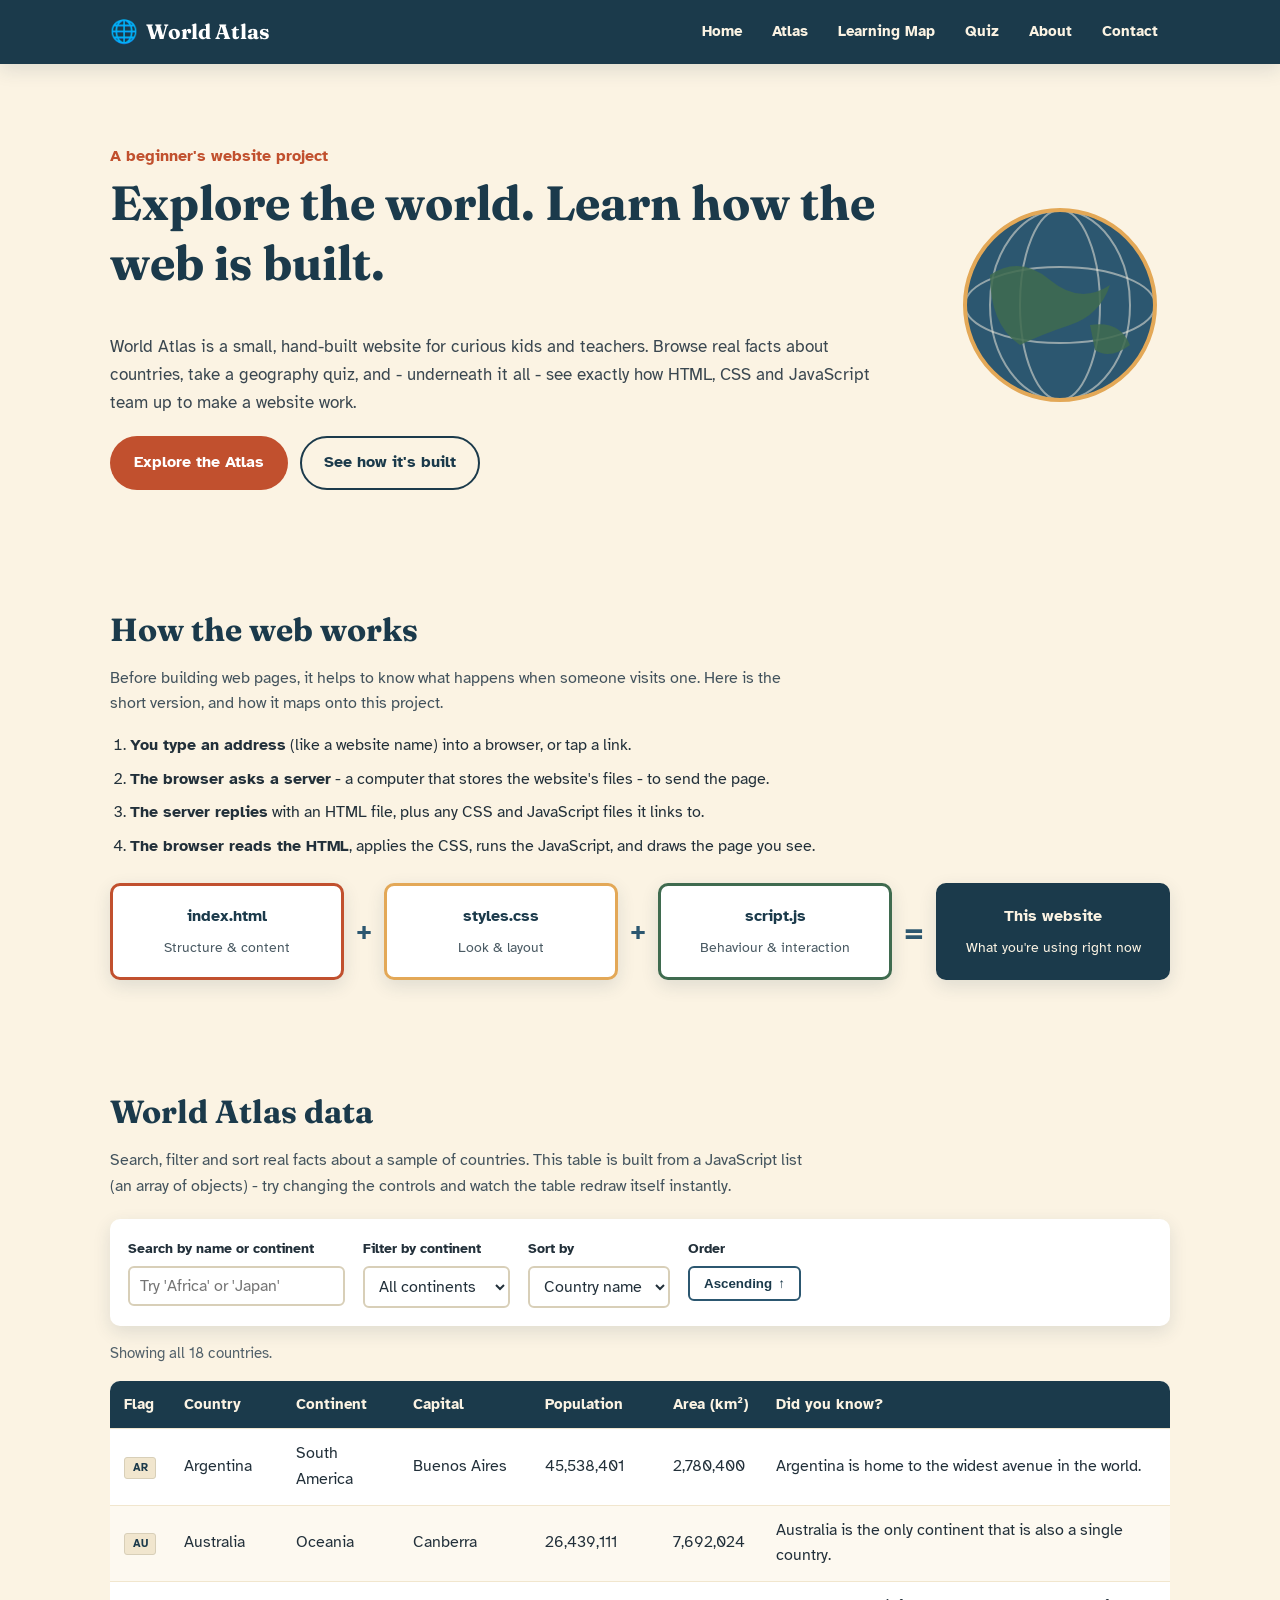
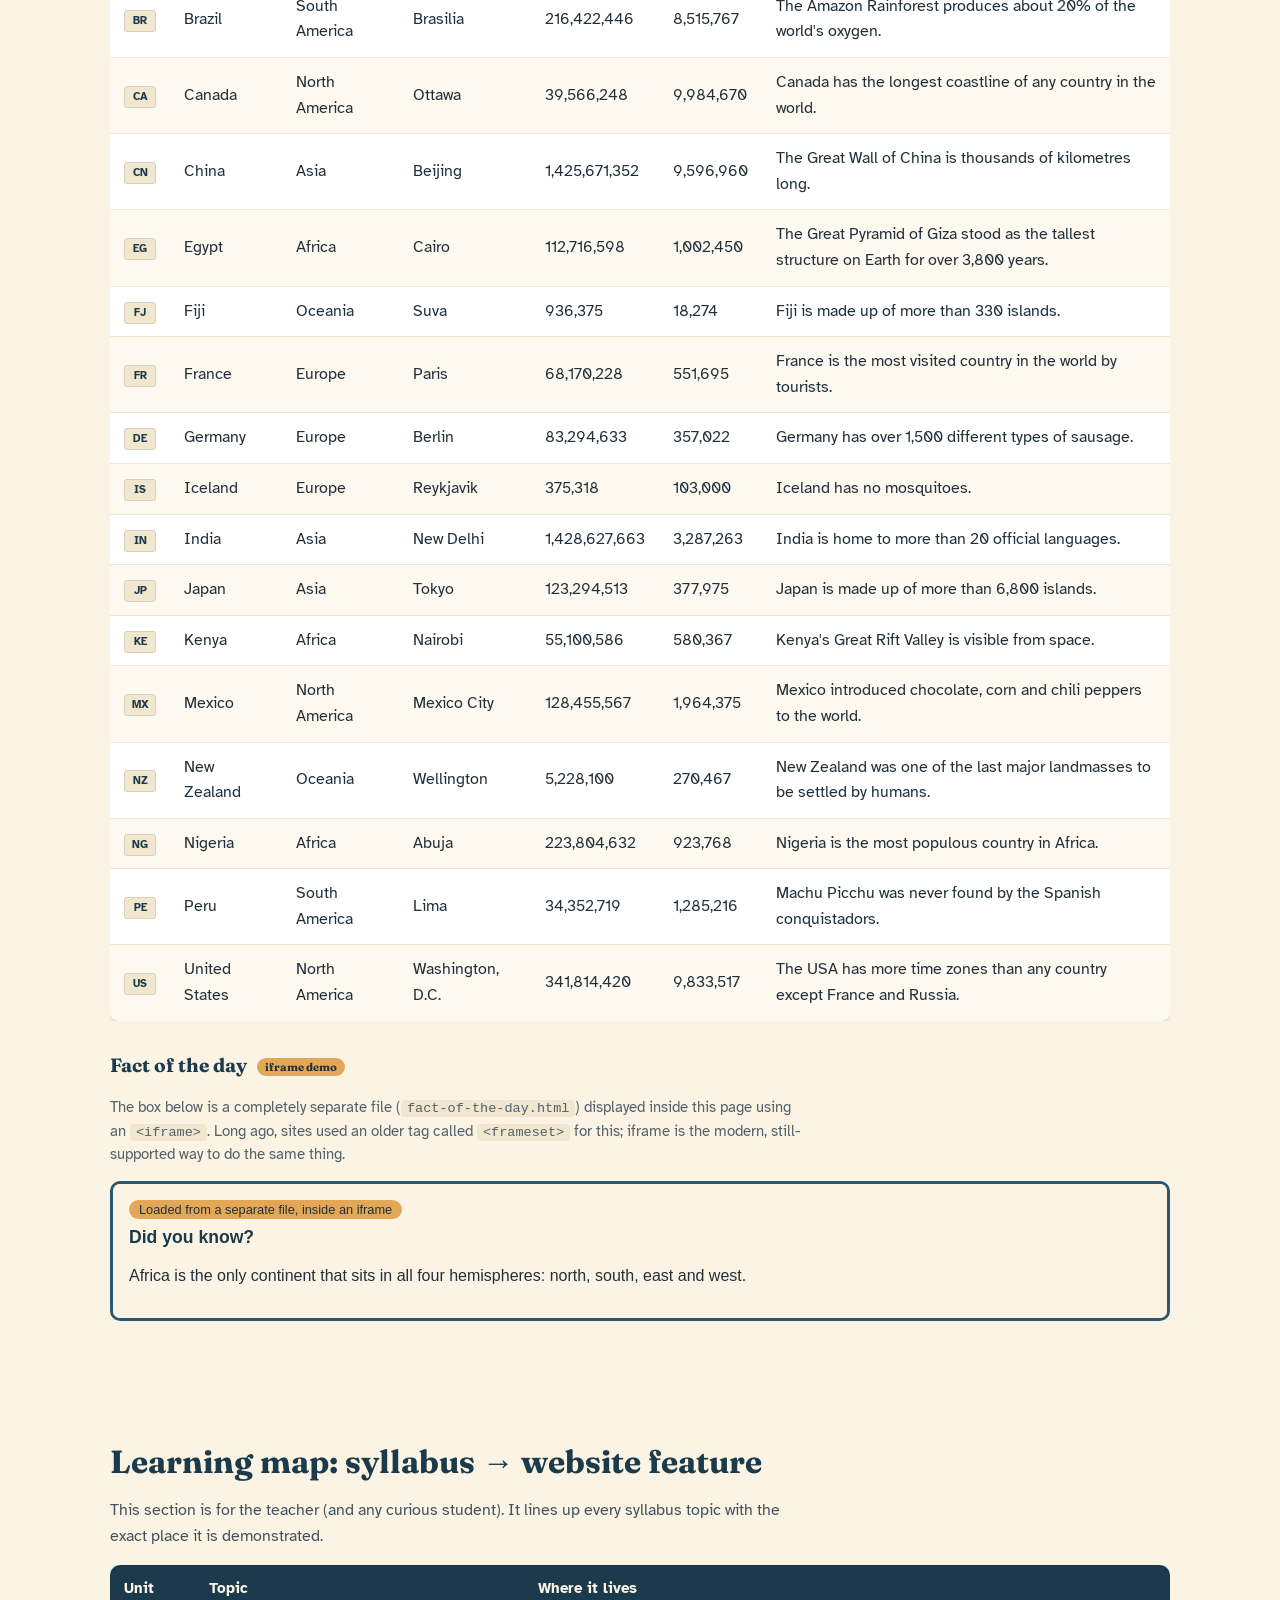
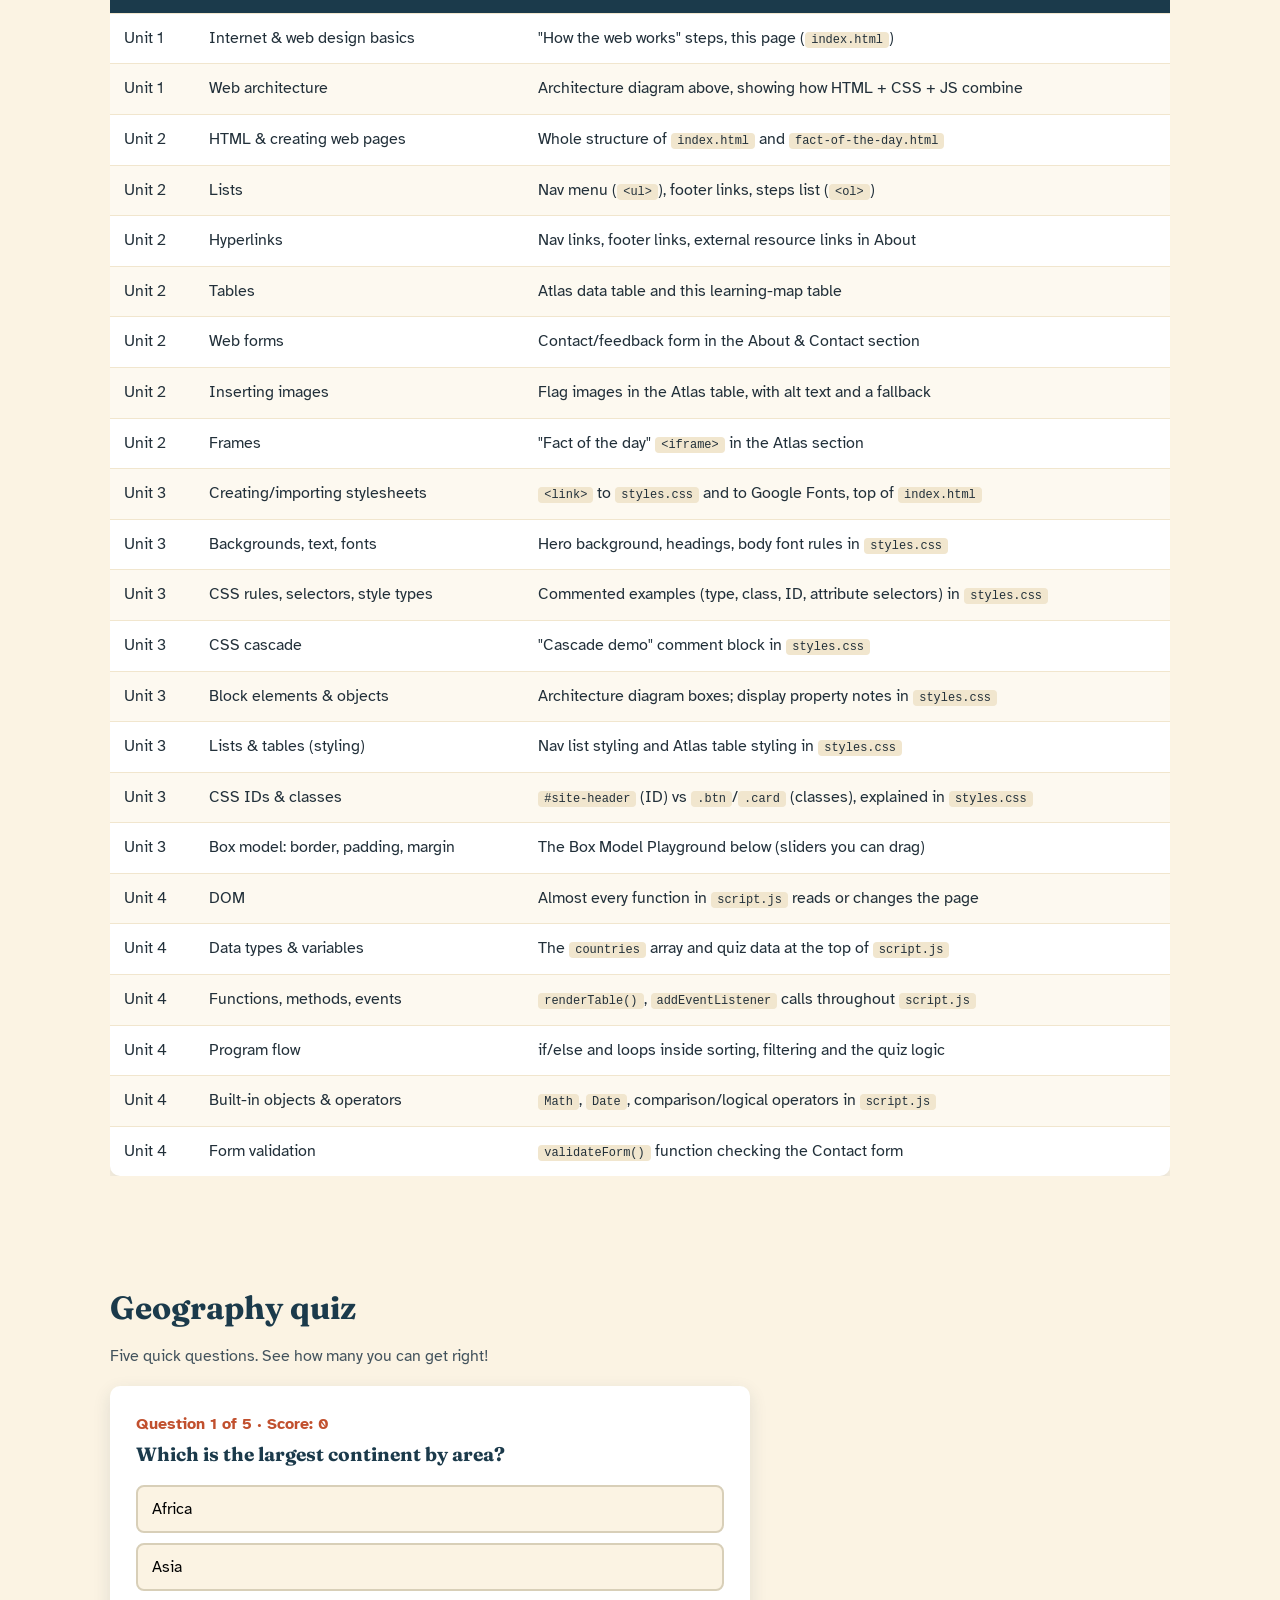
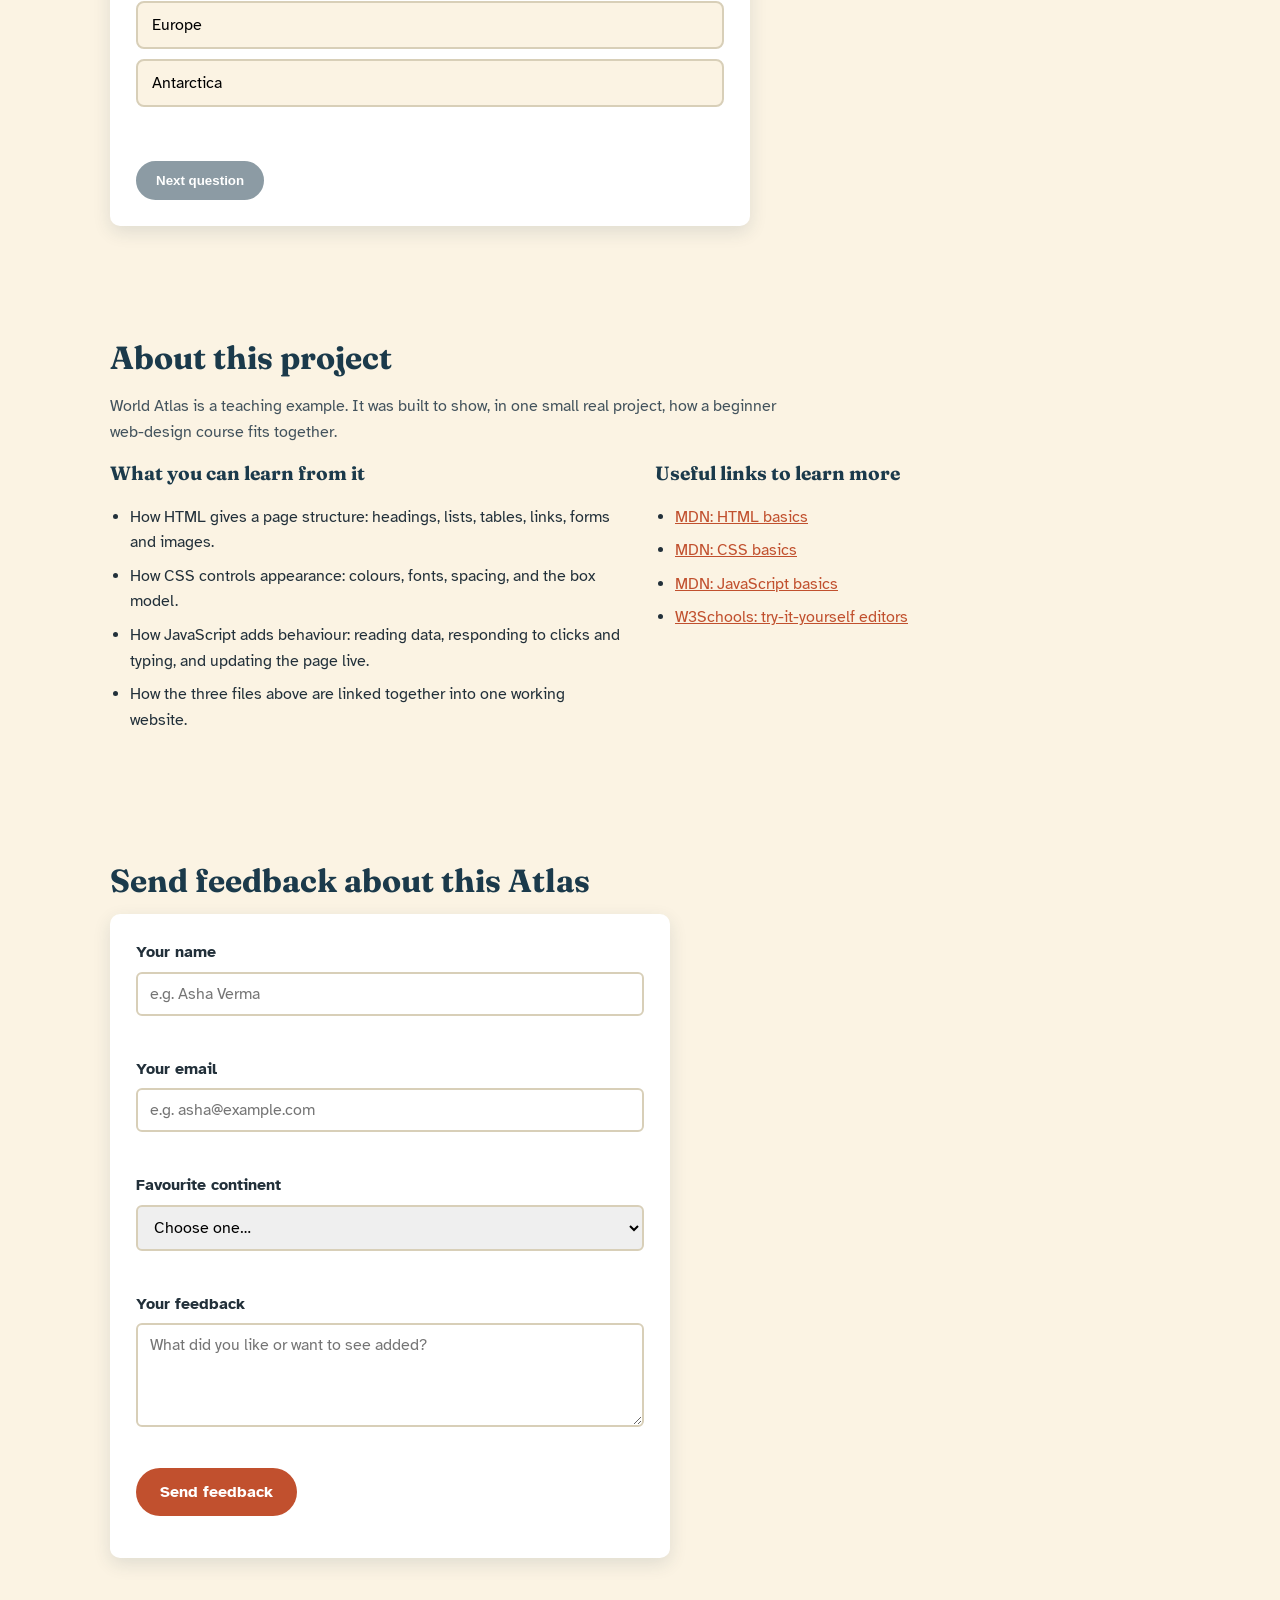
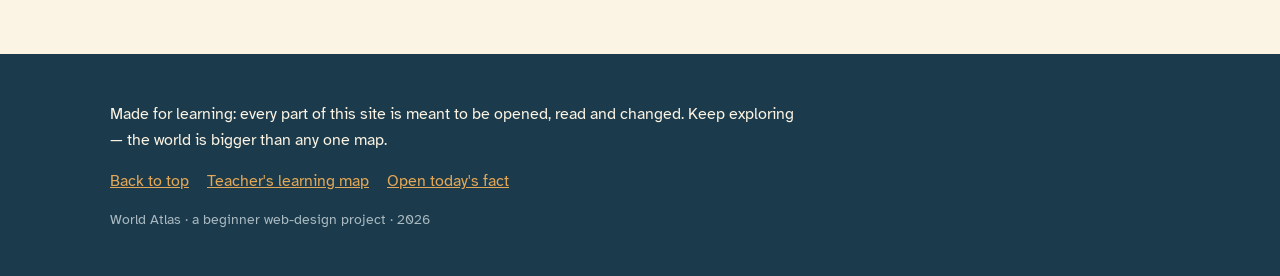
<file: index.html>
<!DOCTYPE html>
<html lang="en">
<head>
  <meta charset="UTF-8" />
  <meta name="viewport" content="width=device-width, initial-scale=1.0" />
  <title>World Atlas - Learn Geography, HTML, CSS &amp; JavaScript</title>
  <link rel="stylesheet" href="styles.css" />

  <!-- Google Fonts: an external stylesheet, imported the same way. -->
  <link rel="preconnect" href="https://fonts.googleapis.com">
  <link href="https://fonts.googleapis.com/css2?family=Fraunces:opsz,wght@9..144,500;9..144,700&family=Atkinson+Hyperlegible:wght@400;700&display=swap" rel="stylesheet">
</head>
<body>

  <!-- ============ HEADER (appears on every "page" of the site) ============ -->
  <header id="site-header">
    <div class="header-inner">
      <a href="#home" class="logo">
        <span class="logo-mark" aria-hidden="true">&#127760;</span>
        World Atlas
      </a>

      <!-- Navigation is written as an unordered LIST of links (<ul><li><a>).
           A nav bar is really just a styled list - a good example of
           HTML lists and hyperlinks working together. -->
      <nav aria-label="Main navigation">
        <button id="nav-toggle" aria-expanded="false" aria-controls="primary-nav">
          <span class="sr-only">Menu</span>
          <span aria-hidden="true">&#9776;</span>
        </button>
        <ul id="primary-nav">
          <li><a href="#home">Home</a></li>
          <li><a href="#atlas">Atlas</a></li>
          <li><a href="#learning-map">Learning Map</a></li>
          <li><a href="#quiz">Quiz</a></li>
          <li><a href="#about">About</a></li>
          <li><a href="#contact">Contact</a></li>
        </ul>
      </nav>
    </div>
  </header>

  <main>

    <!-- ============ HOME SECTION ============ -->
    <section id="home" class="section hero">
      <div class="hero-text">
        <p class="eyebrow">A beginner's website project</p>
        <h1>Explore the world. Learn how the web is built.</h1>
        <p class="lede">
          World Atlas is a small, hand-built website for curious kids and
          teachers. Browse real facts about countries, take a geography
          quiz, and - underneath it all - see exactly how HTML, CSS and
          JavaScript team up to make a website work.
        </p>
        <div class="hero-actions">
          <a href="#atlas" class="btn btn-primary">Explore the Atlas</a>
          <a href="#learning-map" class="btn btn-ghost">See how it's built</a>
        </div>
      </div>

      <!-- A simple inline SVG "globe" graphic. Using SVG here means the
           picture stays sharp on any screen size, and it needs no
           external image file at all. -->
      <div class="hero-art" aria-hidden="true">
        <svg viewBox="0 0 220 220" width="220" height="220">
          <circle cx="110" cy="110" r="95" fill="#2C5770" />
          <ellipse cx="110" cy="110" rx="95" ry="38" fill="none" stroke="#FBF3E3" stroke-width="2" opacity="0.5"/>
          <ellipse cx="110" cy="110" rx="40" ry="95" fill="none" stroke="#FBF3E3" stroke-width="2" opacity="0.5"/>
          <ellipse cx="110" cy="110" rx="70" ry="95" fill="none" stroke="#FBF3E3" stroke-width="2" opacity="0.5"/>
          <path d="M40 80 Q70 60 100 85 T160 90 Q150 120 120 130 T70 150 Q40 130 40 80Z" fill="#3F6B4F" opacity="0.85"/>
          <path d="M140 130 Q170 125 180 150 Q160 165 145 155Z" fill="#3F6B4F" opacity="0.85"/>
          <circle cx="110" cy="110" r="95" fill="none" stroke="#E3A857" stroke-width="4"/>
        </svg>
      </div>
    </section>

    <!-- ============ HOW THE WEB WORKS (Unit 1) ============ -->
    <section class="section" id="web-architecture" aria-labelledby="architecture-heading">
      <h2 id="architecture-heading">How the web works</h2>
      <p class="section-intro">
        Before building web pages, it helps to know what happens when someone
        visits one. Here is the short version, and how it maps onto this project.
      </p>

      <ol class="steps-list">
        <li><strong>You type an address</strong> (like a website name) into a browser, or tap a link.</li>
        <li><strong>The browser asks a server</strong> - a computer that stores the website's files - to send the page.</li>
        <li><strong>The server replies</strong> with an HTML file, plus any CSS and JavaScript files it links to.</li>
        <li><strong>The browser reads the HTML</strong>, applies the CSS, runs the JavaScript, and draws the page you see.</li>
      </ol>

      <!-- A tiny diagram made only from styled <div> elements - a good,
           simple example of "block elements" and the CSS box model. -->
      <div class="architecture-diagram">
        <div class="arch-box arch-html">
          <span class="arch-label">index.html</span>
          <p>Structure &amp; content</p>
        </div>
        <div class="arch-arrow" aria-hidden="true">+</div>
        <div class="arch-box arch-css">
          <span class="arch-label">styles.css</span>
          <p>Look &amp; layout</p>
        </div>
        <div class="arch-arrow" aria-hidden="true">+</div>
        <div class="arch-box arch-js">
          <span class="arch-label">script.js</span>
          <p>Behaviour &amp; interaction</p>
        </div>
        <div class="arch-arrow arch-arrow-big" aria-hidden="true">=</div>
        <div class="arch-box arch-result">
          <span class="arch-label">This website</span>
          <p>What you're using right now</p>
        </div>
      </div>
    </section>

    <!-- ============ ATLAS SECTION (Unit 2: tables, images, frames) ============ -->
    <section class="section" id="atlas" aria-labelledby="atlas-heading">
      <h2 id="atlas-heading">World Atlas data</h2>
      <p class="section-intro">
        Search, filter and sort real facts about a sample of countries. This
        table is built from a JavaScript list (an array of objects) - try
        changing the controls and watch the table redraw itself instantly.
      </p>

      <!-- Controls: a search box, a continent filter and sort controls.
           These are all standard HTML FORM ELEMENTS, even though they
           are not inside one big <form> that gets submitted. -->
      <div class="controls-bar">
        <div class="control">
          <label for="search-input">Search by name or continent</label>
          <input type="search" id="search-input" placeholder="Try 'Africa' or 'Japan'" autocomplete="off">
        </div>

        <div class="control">
          <label for="continent-filter">Filter by continent</label>
          <select id="continent-filter">
            <option value="all">All continents</option>
            <!-- Options are filled in automatically by script.js -->
          </select>
        </div>

        <div class="control">
          <label for="sort-field">Sort by</label>
          <select id="sort-field">
            <option value="name">Country name</option>
            <option value="population">Population</option>
            <option value="area">Area (km&sup2;)</option>
          </select>
        </div>

        <div class="control">
          <label for="sort-direction-label">Order</label>
          <button type="button" id="sort-direction-btn" aria-pressed="false">
            <span id="sort-direction-label">Ascending</span>
            <span id="sort-direction-arrow" aria-hidden="true">&#8593;</span>
          </button>
        </div>
      </div>

      <p id="result-count" aria-live="polite">Showing all countries.</p>

      <!-- The ATLAS TABLE. On a phone, styles.css turns each row into a
           small "card" using the data-label attributes on each cell -
           that's how one HTML table can satisfy both "cards" and
           "table" at once, responsively. -->
      <div class="table-wrap">
        <table id="atlas-table">
          <caption class="sr-only">Sortable, filterable table of country facts</caption>
          <thead>
            <tr>
              <th scope="col">Flag</th>
              <th scope="col">Country</th>
              <th scope="col">Continent</th>
              <th scope="col">Capital</th>
              <th scope="col">Population</th>
              <th scope="col">Area (km&sup2;)</th>
              <th scope="col">Did you know?</th>
            </tr>
          </thead>
          <tbody id="atlas-tbody">
            <!-- Rows are created by script.js using document.createElement -->
          </tbody>
        </table>
      </div>

      <!-- FRAMES demo: showing a whole separate page inside this one. -->
      <div class="fact-frame-wrap">
        <h3>Fact of the day <span class="tag">iframe demo</span></h3>
        <p class="small-note">
          The box below is a completely separate file
          (<code>fact-of-the-day.html</code>) displayed inside this page
          using an <code>&lt;iframe&gt;</code>. Long ago, sites used an
          older tag called <code>&lt;frameset&gt;</code> for this; iframe
          is the modern, still-supported way to do the same thing.
        </p>
        <iframe src="fact-of-the-day.html" title="Random geography fact" class="fact-frame" loading="lazy"></iframe>
      </div>
    </section>

    <!-- ============ LEARNING MAP (syllabus -> feature mapping) ============ -->
    <section class="section" id="learning-map" aria-labelledby="learning-heading">
      <h2 id="learning-heading">Learning map: syllabus &#8594; website feature</h2>
      <p class="section-intro">
        This section is for the teacher (and any curious student). It lines
        up every syllabus topic with the exact place it is demonstrated.
      </p>

      <div class="table-wrap">
        <table id="learning-table">
          <caption class="sr-only">Syllabus topics mapped to files and features</caption>
          <thead>
            <tr>
              <th scope="col">Unit</th>
              <th scope="col">Topic</th>
              <th scope="col">Where it lives</th>
            </tr>
          </thead>
          <tbody>
            <tr><td data-label="Unit">Unit 1</td><td data-label="Topic">Internet &amp; web design basics</td><td data-label="Where it lives">"How the web works" steps, this page (<code>index.html</code>)</td></tr>
            <tr><td data-label="Unit">Unit 1</td><td data-label="Topic">Web architecture</td><td data-label="Where it lives">Architecture diagram above, showing how HTML + CSS + JS combine</td></tr>
            <tr><td data-label="Unit">Unit 2</td><td data-label="Topic">HTML &amp; creating web pages</td><td data-label="Where it lives">Whole structure of <code>index.html</code> and <code>fact-of-the-day.html</code></td></tr>
            <tr><td data-label="Unit">Unit 2</td><td data-label="Topic">Lists</td><td data-label="Where it lives">Nav menu (<code>&lt;ul&gt;</code>), footer links, steps list (<code>&lt;ol&gt;</code>)</td></tr>
            <tr><td data-label="Unit">Unit 2</td><td data-label="Topic">Hyperlinks</td><td data-label="Where it lives">Nav links, footer links, external resource links in About</td></tr>
            <tr><td data-label="Unit">Unit 2</td><td data-label="Topic">Tables</td><td data-label="Where it lives">Atlas data table and this learning-map table</td></tr>
            <tr><td data-label="Unit">Unit 2</td><td data-label="Topic">Web forms</td><td data-label="Where it lives">Contact/feedback form in the About &amp; Contact section</td></tr>
            <tr><td data-label="Unit">Unit 2</td><td data-label="Topic">Inserting images</td><td data-label="Where it lives">Flag images in the Atlas table, with alt text and a fallback</td></tr>
            <tr><td data-label="Unit">Unit 2</td><td data-label="Topic">Frames</td><td data-label="Where it lives">"Fact of the day" <code>&lt;iframe&gt;</code> in the Atlas section</td></tr>
            <tr><td data-label="Unit">Unit 3</td><td data-label="Topic">Creating/importing stylesheets</td><td data-label="Where it lives"><code>&lt;link&gt;</code> to <code>styles.css</code> and to Google Fonts, top of <code>index.html</code></td></tr>
            <tr><td data-label="Unit">Unit 3</td><td data-label="Topic">Backgrounds, text, fonts</td><td data-label="Where it lives">Hero background, headings, body font rules in <code>styles.css</code></td></tr>
            <tr><td data-label="Unit">Unit 3</td><td data-label="Topic">CSS rules, selectors, style types</td><td data-label="Where it lives">Commented examples (type, class, ID, attribute selectors) in <code>styles.css</code></td></tr>
            <tr><td data-label="Unit">Unit 3</td><td data-label="Topic">CSS cascade</td><td data-label="Where it lives">"Cascade demo" comment block in <code>styles.css</code></td></tr>
            <tr><td data-label="Unit">Unit 3</td><td data-label="Topic">Block elements &amp; objects</td><td data-label="Where it lives">Architecture diagram boxes; display property notes in <code>styles.css</code></td></tr>
            <tr><td data-label="Unit">Unit 3</td><td data-label="Topic">Lists &amp; tables (styling)</td><td data-label="Where it lives">Nav list styling and Atlas table styling in <code>styles.css</code></td></tr>
            <tr><td data-label="Unit">Unit 3</td><td data-label="Topic">CSS IDs &amp; classes</td><td data-label="Where it lives"><code>#site-header</code> (ID) vs <code>.btn</code>/<code>.card</code> (classes), explained in <code>styles.css</code></td></tr>
            <tr><td data-label="Unit">Unit 3</td><td data-label="Topic">Box model: border, padding, margin</td><td data-label="Where it lives">The Box Model Playground below (sliders you can drag)</td></tr>
            <tr><td data-label="Unit">Unit 4</td><td data-label="Topic">DOM</td><td data-label="Where it lives">Almost every function in <code>script.js</code> reads or changes the page</td></tr>
            <tr><td data-label="Unit">Unit 4</td><td data-label="Topic">Data types &amp; variables</td><td data-label="Where it lives">The <code>countries</code> array and quiz data at the top of <code>script.js</code></td></tr>
            <tr><td data-label="Unit">Unit 4</td><td data-label="Topic">Functions, methods, events</td><td data-label="Where it lives"><code>renderTable()</code>, <code>addEventListener</code> calls throughout <code>script.js</code></td></tr>
            <tr><td data-label="Unit">Unit 4</td><td data-label="Topic">Program flow</td><td data-label="Where it lives">if/else and loops inside sorting, filtering and the quiz logic</td></tr>
            <tr><td data-label="Unit">Unit 4</td><td data-label="Topic">Built-in objects &amp; operators</td><td data-label="Where it lives"><code>Math</code>, <code>Date</code>, comparison/logical operators in <code>script.js</code></td></tr>
            <tr><td data-label="Unit">Unit 4</td><td data-label="Topic">Form validation</td><td data-label="Where it lives"><code>validateForm()</code> function checking the Contact form</td></tr>
          </tbody>
        </table>
      </div>     
    </section>

    <!-- ============ QUIZ SECTION ============ -->
    <section class="section" id="quiz" aria-labelledby="quiz-heading">
      <h2 id="quiz-heading">Geography quiz</h2>
      <p class="section-intro">Five quick questions. See how many you can get right!</p>

      <div id="quiz-app" class="quiz-app">
        <p id="quiz-progress"></p>
        <h3 id="quiz-question">Loading question&hellip;</h3>
        <div id="quiz-options" class="quiz-options" role="group" aria-label="Answer options"></div>
        <p id="quiz-feedback" aria-live="polite"></p>
        <div class="quiz-actions">
          <button type="button" id="quiz-next" disabled>Next question</button>
          <button type="button" id="quiz-restart" hidden>Play again</button>
        </div>
      </div>
    </section>

    <!-- ============ ABOUT SECTION ============ -->
    <section class="section" id="about" aria-labelledby="about-heading">
      <h2 id="about-heading">About this project</h2>
      <p class="section-intro">
        World Atlas is a teaching example. It was built to show, in one small
        real project, how a beginner web-design course fits together.
      </p>

      <div class="about-grid">
        <div>
          <h3>What you can learn from it</h3>
          <ul>
            <li>How HTML gives a page structure: headings, lists, tables, links, forms and images.</li>
            <li>How CSS controls appearance: colours, fonts, spacing, and the box model.</li>
            <li>How JavaScript adds behaviour: reading data, responding to clicks and typing, and updating the page live.</li>
            <li>How the three files above are linked together into one working website.</li>
          </ul>
        </div>
        <div>
          <h3>Useful links to learn more</h3>
          <ul>
            <li><a href="https://developer.mozilla.org/en-US/docs/Web/HTML" target="_blank" rel="noopener">MDN: HTML basics</a></li>
            <li><a href="https://developer.mozilla.org/en-US/docs/Web/CSS" target="_blank" rel="noopener">MDN: CSS basics</a></li>
            <li><a href="https://developer.mozilla.org/en-US/docs/Web/JavaScript" target="_blank" rel="noopener">MDN: JavaScript basics</a></li>
            <li><a href="https://www.w3schools.com/" target="_blank" rel="noopener">W3Schools: try-it-yourself editors</a></li>
          </ul>
        </div>
      </div>
    </section>

    <!-- ============ CONTACT / FEEDBACK FORM (Unit 2 web forms + Unit 4 validation) ============ -->
    <section class="section" id="contact" aria-labelledby="contact-heading">
      <h2 id="contact-heading">Send feedback about this Atlas</h2>
      

      <form id="feedback-form" novalidate>
        <div class="form-row">
          <label for="fb-name">Your name</label>
          <input type="text" id="fb-name" name="name" placeholder="e.g. Asha Verma">
          <span class="error-text" id="fb-name-error"></span>
        </div>

        <div class="form-row">
          <label for="fb-email">Your email</label>
          <input type="email" id="fb-email" name="email" placeholder="e.g. asha@example.com">
          <span class="error-text" id="fb-email-error"></span>
        </div>

        <div class="form-row">
          <label for="fb-continent">Favourite continent</label>
          <select id="fb-continent" name="continent">
            <option value="">Choose one&hellip;</option>
            <option>Africa</option>
            <option>Asia</option>
            <option>Europe</option>
            <option>North America</option>
            <option>South America</option>
            <option>Oceania</option>
            <option>Antarctica</option>
          </select>
          <span class="error-text" id="fb-continent-error"></span>
        </div>

        <div class="form-row">
          <label for="fb-message">Your feedback</label>
          <textarea id="fb-message" name="message" rows="4" placeholder="What did you like or want to see added?"></textarea>
          <span class="error-text" id="fb-message-error"></span>
        </div>

        <button type="submit" class="btn btn-primary">Send feedback</button>
        <p id="form-success" role="status"></p>
      </form>
    </section>

  </main>

  <!-- ============ FOOTER (appears on every "page" of the site) ============ -->
  <footer id="site-footer">
    <div class="footer-inner">
      <p>Made for learning: every part of this site is meant to be opened, read and changed. Keep exploring &mdash; the world is bigger than any one map.</p>
      <ul class="footer-links">
        <li><a href="#home">Back to top</a></li>
        <li><a href="#learning-map">Teacher's learning map</a></li>
        <li><a href="fact-of-the-day.html" target="_blank" rel="noopener">Open today's fact</a></li>
      </ul>
      <p class="fine-print" id="footer-year"></p>
    </div>
  </footer>

  <!-- The script is linked at the end of the body so the HTML above it
       has already been created before JavaScript tries to find it. -->
  <script src="script.js"></script>
</body>
</html>
</file>
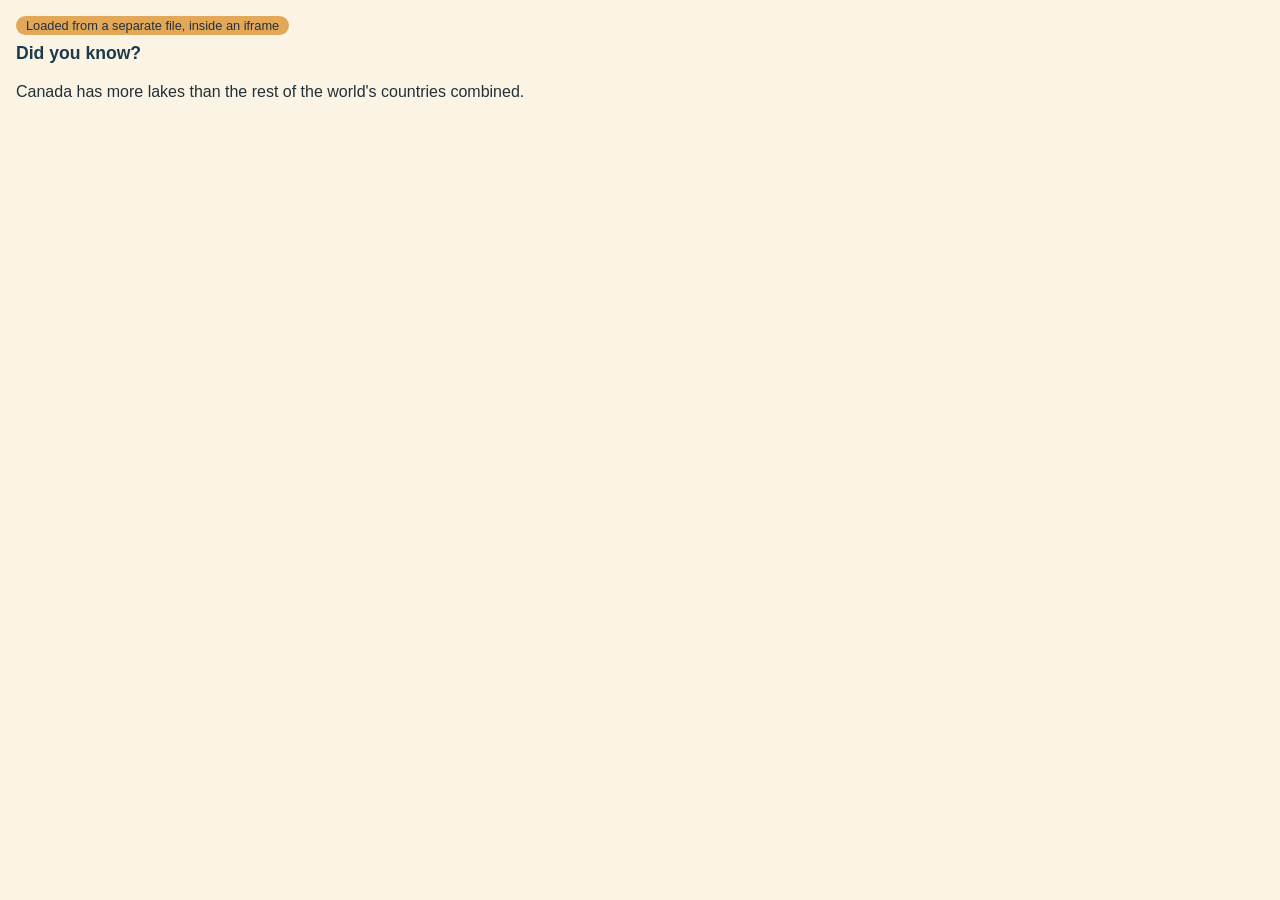
<file: fact-of-the-day.html>
<!DOCTYPE html>
<!--
  FACT-OF-THE-DAY PAGE
  ---------------------
  This is a tiny, separate HTML page. It is NOT part of index.html.
  We load it INSIDE index.html using an <iframe>, which is the modern
  way to show one web page inside another.

  Why is this file here?
  The syllabus asks about "frames". Long ago, websites used tags called
  <frameset> and <frame> to split a browser window into boxes, each
  showing a different page. Those tags are now deprecated (old and no
  longer recommended) because they caused problems with bookmarking,
  accessibility and search engines.
  The modern replacement is the <iframe> tag - it does the same basic
  job (showing one HTML page inside another) but works properly with
  today's web. You can see it used in index.html, inside the Atlas
  section, with a comment pointing to this exact file.
-->
<html lang="en">
<head>
  <meta charset="UTF-8" />
  <title>Geography Fact of the Day</title>
  <style>
    /* This tiny page has its own tiny stylesheet, written right here
       with a <style> tag instead of a separate .css file. That is a
       valid but less common way to add CSS - useful for a very small,
       one-off page like this one. */
    body {
      font-family: 'Atkinson Hyperlegible', Verdana, sans-serif;
      background: #FBF3E3;
      color: #22303A;
      margin: 0;
      padding: 16px;
      box-sizing: border-box;
    }
    h2 { margin-top: 0; color: #1B3A4B; font-size: 1.1rem; }
    p { line-height: 1.5; margin-bottom: 0; }
    .badge {
      display: inline-block;
      background: #E3A857;
      color: #22303A;
      padding: 2px 10px;
      border-radius: 999px;
      font-size: 0.8rem;
      margin-bottom: 8px;
    }
  </style>
</head>
<body>
  <span class="badge">Loaded from a separate file, inside an iframe</span>
  <h2>Did you know?</h2>
  <p id="fact-text">Russia is so wide that it stretches across eleven time zones - more than any other country on Earth.</p>

  <script>
    // A tiny list of facts. Each time this page loads, JavaScript
    // picks one at random using Math.random() (a built-in object/method)
    // and an array (a built-in data structure) - the same JavaScript
    // ideas used in the main site's script.js.
    var facts = [
      "Russia is so wide that it stretches across eleven time zones - more than any other country on Earth.",
      "Africa is the only continent that sits in all four hemispheres: north, south, east and west.",
      "Vatican City is the smallest country in the world - you could walk across it in about 20 minutes.",
      "The Pacific Ocean is bigger than all of the world's land put together.",
      "Canada has more lakes than the rest of the world's countries combined."
    ];
    var randomIndex = Math.floor(Math.random() * facts.length);
    document.getElementById("fact-text").textContent = facts[randomIndex];
  </script>
</body>
</html>
</file>
<file: styles.css>
/* =================================================================
   WORLD ATLAS - styles.css
   =================================================================
   This file gives the HTML its look. It never adds or removes
   content - it only changes how existing content appears.

   It is linked from index.html with:
     <link rel="stylesheet" href="styles.css">
   That single line is how a page "imports" an external stylesheet.
   ================================================================= */

/* -----------------------------------------------------------------
   1. CSS SELECTOR TYPES (a quick reference, used all over this file)
   -----------------------------------------------------------------
   Type selector    ->  header { }        matches every <header>
   Class selector   ->  .card { }         matches every element with class="card"
   ID selector      ->  #site-header { }  matches the ONE element with id="site-header"
   Attribute sel.   ->  input[type="search"] { }  matches inputs of one type
   Descendant sel.  ->  nav ul li { }     matches <li> inside <ul> inside <nav>
   Pseudo-class     ->  .btn:hover { }    matches a state (mouse over the button)

   IDs vs classes: use an ID for ONE unique element on the page
   (like the single site header), and a class for a REUSABLE pattern
   that appears many times (like every country card/row, every button).
   ----------------------------------------------------------------- */

:root {
  /* CSS custom properties ("variables"). Defining colours once here
     means every rule below can reuse the same names instead of
     repeating hex codes - and changing the theme means editing one line. */
  --ocean-deep: #1B3A4B;
  --ocean-mid: #2C5770;
  --parchment: #FBF3E3;
  --parchment-deep: #F1E6CE;
  --ink: #22303A;
  --terracotta: #C1502E;
  --gold: #E3A857;
  --forest: #3F6B4F;
  --white: #FFFFFF;
  --danger: #B3261E;
  --radius: 10px;
  --shadow: 0 6px 18px rgba(27, 58, 75, 0.12);
}

/* -----------------------------------------------------------------
   2. RESET-ISH BASICS + TYPOGRAPHY (fonts, text formatting)
   ----------------------------------------------------------------- */
* {
  box-sizing: border-box; /* padding & border are counted INSIDE the
                              width you set, instead of added on top -
                              this avoids a very common box-model bug */
}

body {
  margin: 0;
  font-family: 'Atkinson Hyperlegible', Verdana, Arial, sans-serif;
  background: var(--parchment);
  color: var(--ink);
  line-height: 1.6;
}

h1, h2, h3 {
  font-family: 'Fraunces', Georgia, serif;
  color: var(--ocean-deep);
  line-height: 1.25;
  margin-top: 0;
}

h1 { font-size: clamp(1.9rem, 4vw, 3rem); }
h2 { font-size: clamp(1.4rem, 3vw, 2rem); margin-bottom: 0.4em; }
h3 { font-size: 1.2rem; }

p { max-width: 70ch; } /* keeps text lines a comfortable reading length */

a { color: var(--terracotta); }
a:hover, a:focus { color: var(--forest); }

code {
  background: var(--parchment-deep);
  padding: 1px 6px;
  border-radius: 4px;
  font-size: 0.92em;
}

/* Visually-hidden helper: keeps text for screen readers without
   showing it on screen - used on the table <caption> elements. */
.sr-only {
  position: absolute;
  width: 1px; height: 1px;
  overflow: hidden;
  clip: rect(0 0 0 0);
  white-space: nowrap;
}

.btn {
  display: inline-block;
  padding: 12px 22px;
  border-radius: 999px;
  text-decoration: none;
  font-weight: 700;
  border: 2px solid transparent;
  cursor: pointer;
  font-size: 1rem;
  font-family: inherit;
}
.btn-primary {
  background: var(--terracotta);
  color: var(--white);
}
.btn-primary:hover, .btn-primary:focus {
  background: #a5401f;
  color: var(--white);
}
.btn-ghost {
  background: transparent;
  border-color: var(--ocean-deep);
  color: var(--ocean-deep);
}
.btn-ghost:hover, .btn-ghost:focus {
  background: var(--ocean-deep);
  color: var(--white);
}

/* -----------------------------------------------------------------
   4. LAYOUT: header / nav  (ID selector for the one unique header)
   ----------------------------------------------------------------- */
#site-header {
  background: var(--ocean-deep);
  position: sticky;
  top: 0;
  z-index: 10;
  box-shadow: var(--shadow);
}
.header-inner {
  max-width: 1100px;
  margin: 0 auto;
  padding: 14px 20px;
  display: flex;
  align-items: center;
  justify-content: space-between;
  gap: 16px;
}
.logo {
  color: var(--white);
  font-family: 'Fraunces', serif;
  font-weight: 700;
  font-size: 1.3rem;
  text-decoration: none;
  display: flex;
  align-items: center;
  gap: 8px;
}
.logo-mark { font-size: 1.4rem; }

/* The nav list: a good example of styling an unordered list to look
   nothing like a bulleted list, while still BEING one semantically. */
nav ul {
  list-style: none;
  display: flex;
  gap: 6px;
  margin: 0;
  padding: 0;
}
nav ul li a {
  color: var(--parchment);
  text-decoration: none;
  padding: 8px 12px;
  border-radius: 6px;
  font-weight: 700;
  font-size: 0.95rem;
}
nav ul li a:hover, nav ul li a:focus {
  background: rgba(255,255,255,0.12);
  color: var(--white);
}
#nav-toggle {
  display: none; /* only shown on small screens, see media query below */
  background: transparent;
  border: 1px solid var(--parchment);
  color: var(--parchment);
  font-size: 1.3rem;
  padding: 4px 10px;
  border-radius: 6px;
}

/* -----------------------------------------------------------------
   5. SECTIONS / GENERAL PAGE LAYOUT (block elements)
   -----------------------------------------------------------------
   Every <section> is a BLOCK element: by default it takes the full
   width available and starts on its own new line - unlike an
   "inline" element such as <a> or <span>, which sits within a line
   of text. We use that block behaviour here to stack whole sections
   vertically down the page. */
.section {
  max-width: 1100px;
  margin: 0 auto;
  padding: 56px 20px;
}
.section-intro { color: #43535D; }

.hero {
  display: flex;
  align-items: center;
  gap: 40px;
  flex-wrap: wrap;
  padding-top: 64px;
  padding-bottom: 64px;
}
.hero-text { flex: 1 1 420px; }
.hero-art { flex: 0 0 auto; margin-inline: auto; }
.eyebrow {
  color: var(--terracotta);
  font-weight: 700;
  margin-bottom: 4px;
}
.lede { font-size: 1.08rem; color: #3A4750; }
.hero-actions { display: flex; gap: 12px; flex-wrap: wrap; margin-top: 20px; }

/* -----------------------------------------------------------------
   6. ARCHITECTURE DIAGRAM (block elements + the box model at work)
   ----------------------------------------------------------------- */
.steps-list { padding-left: 20px; }
.steps-list li { margin-bottom: 8px; }

.architecture-diagram {
  display: flex;
  align-items: center;
  gap: 12px;
  flex-wrap: wrap;
  margin-top: 24px;
}
.arch-box {
  background: var(--white);
  border-radius: var(--radius);
  /* BOX MODEL in action: content, then padding, then a border, then
     the margin created by the gap above between flex children. */
  padding: 18px 16px;
  border: 3px solid var(--ocean-mid);
  box-shadow: var(--shadow);
  flex: 1 1 160px;
  text-align: center;
}
.arch-box p { margin: 6px 0 0; font-size: 0.9rem; color: #4A5A63; }
.arch-label { font-weight: 700; color: var(--ocean-deep); }
.arch-html { border-color: var(--terracotta); }
.arch-css { border-color: var(--gold); }
.arch-js { border-color: var(--forest); }
.arch-result { background: var(--ocean-deep); border-color: var(--ocean-deep); }
.arch-result .arch-label, .arch-result p { color: var(--parchment); }
.arch-arrow {
  font-size: 1.6rem;
  color: var(--ocean-mid);
  font-weight: 700;
}
.arch-arrow-big { font-size: 2rem; }

/* -----------------------------------------------------------------
   7. CONTROLS BAR (search / filter / sort)
   ----------------------------------------------------------------- */
.controls-bar {
  display: flex;
  gap: 18px;
  flex-wrap: wrap;
  background: var(--white);
  padding: 18px;
  border-radius: var(--radius);
  box-shadow: var(--shadow);
  margin: 20px 0 12px;
}
.control { display: flex; flex-direction: column; gap: 6px; }
.control label { font-weight: 700; font-size: 0.9rem; }
.control input, .control select {
  padding: 8px 10px;
  border: 2px solid #D8CFB8;
  border-radius: 6px;
  font-family: inherit;
  font-size: 1rem;
  background: var(--white);
  color: var(--ink);
}
.control input:focus, .control select:focus {
  outline: 3px solid var(--gold);
  outline-offset: 1px;
}
#sort-direction-btn {
  padding: 8px 14px;
  border-radius: 6px;
  border: 2px solid var(--ocean-mid);
  background: var(--white);
  color: var(--ocean-deep);
  font-weight: 700;
  cursor: pointer;
  display: flex;
  align-items: center;
  gap: 6px;
}
#result-count { color: #52616A; font-size: 0.95rem; }

/* -----------------------------------------------------------------
   8. TABLES (Atlas table + Learning Map table)
   ----------------------------------------------------------------- */
.table-wrap {
  overflow-x: auto; /* lets wide tables scroll sideways instead of
                        breaking the page layout on narrow screens */
}
table {
  width: 100%;
  border-collapse: collapse;
  background: var(--white);
  border-radius: var(--radius);
  overflow: hidden;
  box-shadow: var(--shadow);
}
thead { background: var(--ocean-deep); }
thead th {
  color: var(--parchment);
  text-align: left;
  padding: 12px 14px;
  font-size: 0.92rem;
}
tbody td {
  padding: 12px 14px;
  border-top: 1px solid var(--parchment-deep);
  vertical-align: middle;
}
tbody tr:nth-child(even) { background: #FDF9F0; }
.flag-img {
  width: 32px;
  height: 22px;
  object-fit: cover;
  border-radius: 3px;
  border: 1px solid #D8CFB8;
  vertical-align: middle;
}
.flag-fallback {
  display: inline-flex;
  align-items: center;
  justify-content: center;
  width: 32px;
  height: 22px;
  background: var(--parchment-deep);
  color: var(--ocean-deep);
  font-size: 0.7rem;
  font-weight: 700;
  border-radius: 3px;
  border: 1px solid #D8CFB8;
}

/* FRAME / iframe styling */
.fact-frame-wrap { margin-top: 32px; }
.tag {
  background: var(--gold);
  color: var(--ink);
  font-size: 0.7rem;
  padding: 2px 8px;
  border-radius: 999px;
  vertical-align: middle;
  margin-left: 6px;
}
.small-note { font-size: 0.92rem; color: #52616A; }
.fact-frame {
  width: 100%;
  height: 140px;
  border: 3px solid var(--ocean-mid);
  border-radius: var(--radius);
}


/* -----------------------------------------------------------------
   9. QUIZ
   ----------------------------------------------------------------- */
.quiz-app {
  background: var(--white);
  padding: 26px;
  border-radius: var(--radius);
  box-shadow: var(--shadow);
  max-width: 640px;
}
#quiz-progress { color: var(--terracotta); font-weight: 700; margin: 0 0 4px; }
.quiz-options {
  display: grid;
  gap: 10px;
  margin: 16px 0;
}
.quiz-options button {
  text-align: left;
  padding: 12px 14px;
  border: 2px solid #D8CFB8;
  border-radius: 8px;
  background: var(--parchment);
  font-family: inherit;
  font-size: 1rem;
  cursor: pointer;
}
.quiz-options button:hover { border-color: var(--ocean-mid); }
.quiz-options button.correct {
  background: #E4F0E7;
  border-color: var(--forest);
}
.quiz-options button.incorrect {
  background: #F7E3E1;
  border-color: var(--danger);
}
.quiz-options button:disabled { cursor: default; }
#quiz-feedback { font-weight: 700; min-height: 1.4em; }
.quiz-actions { display: flex; gap: 12px; }
.quiz-actions button {
  padding: 10px 18px;
  border-radius: 999px;
  border: 2px solid var(--ocean-deep);
  background: var(--ocean-deep);
  color: var(--white);
  font-weight: 700;
  cursor: pointer;
}
.quiz-actions button:disabled { opacity: 0.5; cursor: not-allowed; }

/* -----------------------------------------------------------------
   10. ABOUT
   ----------------------------------------------------------------- */
.about-grid {
  display: grid;
  grid-template-columns: 1fr 1fr;
  gap: 30px;
  margin-top: 16px;
}
.about-grid ul { padding-left: 20px; }
.about-grid li { margin-bottom: 8px; }

/* -----------------------------------------------------------------
   11. CONTACT FORM (web forms + JS validation styling hooks)
   ----------------------------------------------------------------- */
#feedback-form {
  max-width: 560px;
  background: var(--white);
  padding: 26px;
  border-radius: var(--radius);
  box-shadow: var(--shadow);
}
.form-row { margin-bottom: 18px; display: flex; flex-direction: column; gap: 6px; }
.form-row label { font-weight: 700; }
.form-row input, .form-row select, .form-row textarea {
  padding: 10px 12px;
  border: 2px solid #D8CFB8;
  border-radius: 6px;
  font-family: inherit;
  font-size: 1rem;
}
.form-row input:focus, .form-row select:focus, .form-row textarea:focus {
  outline: 3px solid var(--gold);
  outline-offset: 1px;
}
/* A class ADDED by JavaScript when a field fails validation - this is
   a common pattern: CSS defines what "invalid" looks like, and JS
   just toggles the class on and off. */
.form-row.invalid input,
.form-row.invalid select,
.form-row.invalid textarea {
  border-color: var(--danger);
}
.error-text {
  color: var(--danger);
  font-size: 0.88rem;
  min-height: 1.2em;
}
#form-success {
  color: var(--forest);
  font-weight: 700;
}

/* -----------------------------------------------------------------
   12. FOOTER
   ----------------------------------------------------------------- */
#site-footer {
  background: var(--ocean-deep);
  color: var(--parchment);
  margin-top: 40px;
}
.footer-inner {
  max-width: 1100px;
  margin: 0 auto;
  padding: 32px 20px;
}
.footer-links {
  list-style: none;
  display: flex;
  gap: 18px;
  flex-wrap: wrap;
  padding: 0;
  margin: 14px 0;
}
.footer-links a { color: var(--gold); }
.fine-print { font-size: 0.85rem; color: #A9BAC2; }

/* -----------------------------------------------------------------
   13. RESPONSIVE BEHAVIOUR (phones, tablets, desktop)
   -----------------------------------------------------------------
   Media queries let different CSS rules apply depending on screen
   width. Rules lower down in the file, inside a matching @media
   block, override the earlier "desktop-first" rules above - another
   real example of the cascade (source order) at work. */
@media (max-width: 900px) {
  .about-grid { grid-template-columns: 1fr; }
}

@media (max-width: 720px) {
  #nav-toggle { display: inline-block; }
  #primary-nav {
    display: none;
    flex-direction: column;
    position: absolute;
    top: 100%;
    right: 20px;
    background: var(--ocean-deep);
    padding: 10px;
    border-radius: 8px;
    box-shadow: var(--shadow);
  }
  #primary-nav.open { display: flex; }

  .hero { text-align: center; justify-content: center; }
  .hero-actions { justify-content: center; }

  /* Responsive TABLE -> CARD trick: hide the header row, then turn
     each <tr> into a little card and use the data-label attribute
     (set in the HTML) to print a label in front of every cell with
     CSS's ::before pseudo-element and the attr() function. */
  #atlas-table thead, #learning-table thead { display: none; }
  #atlas-table tbody tr, #learning-table tbody tr {
    display: block;
    margin-bottom: 14px;
    border: 1px solid var(--parchment-deep);
    border-radius: 8px;
    padding: 6px 10px;
  }
  #atlas-table tbody td, #learning-table tbody td {
    display: flex;
    justify-content: space-between;
    gap: 10px;
    text-align: right;
    border-top: 1px solid var(--parchment-deep);
  }
  #atlas-table tbody td::before, #learning-table tbody td::before {
    content: attr(data-label);
    font-weight: 700;
    text-align: left;
    color: var(--ocean-deep);
  }
}
</file>
